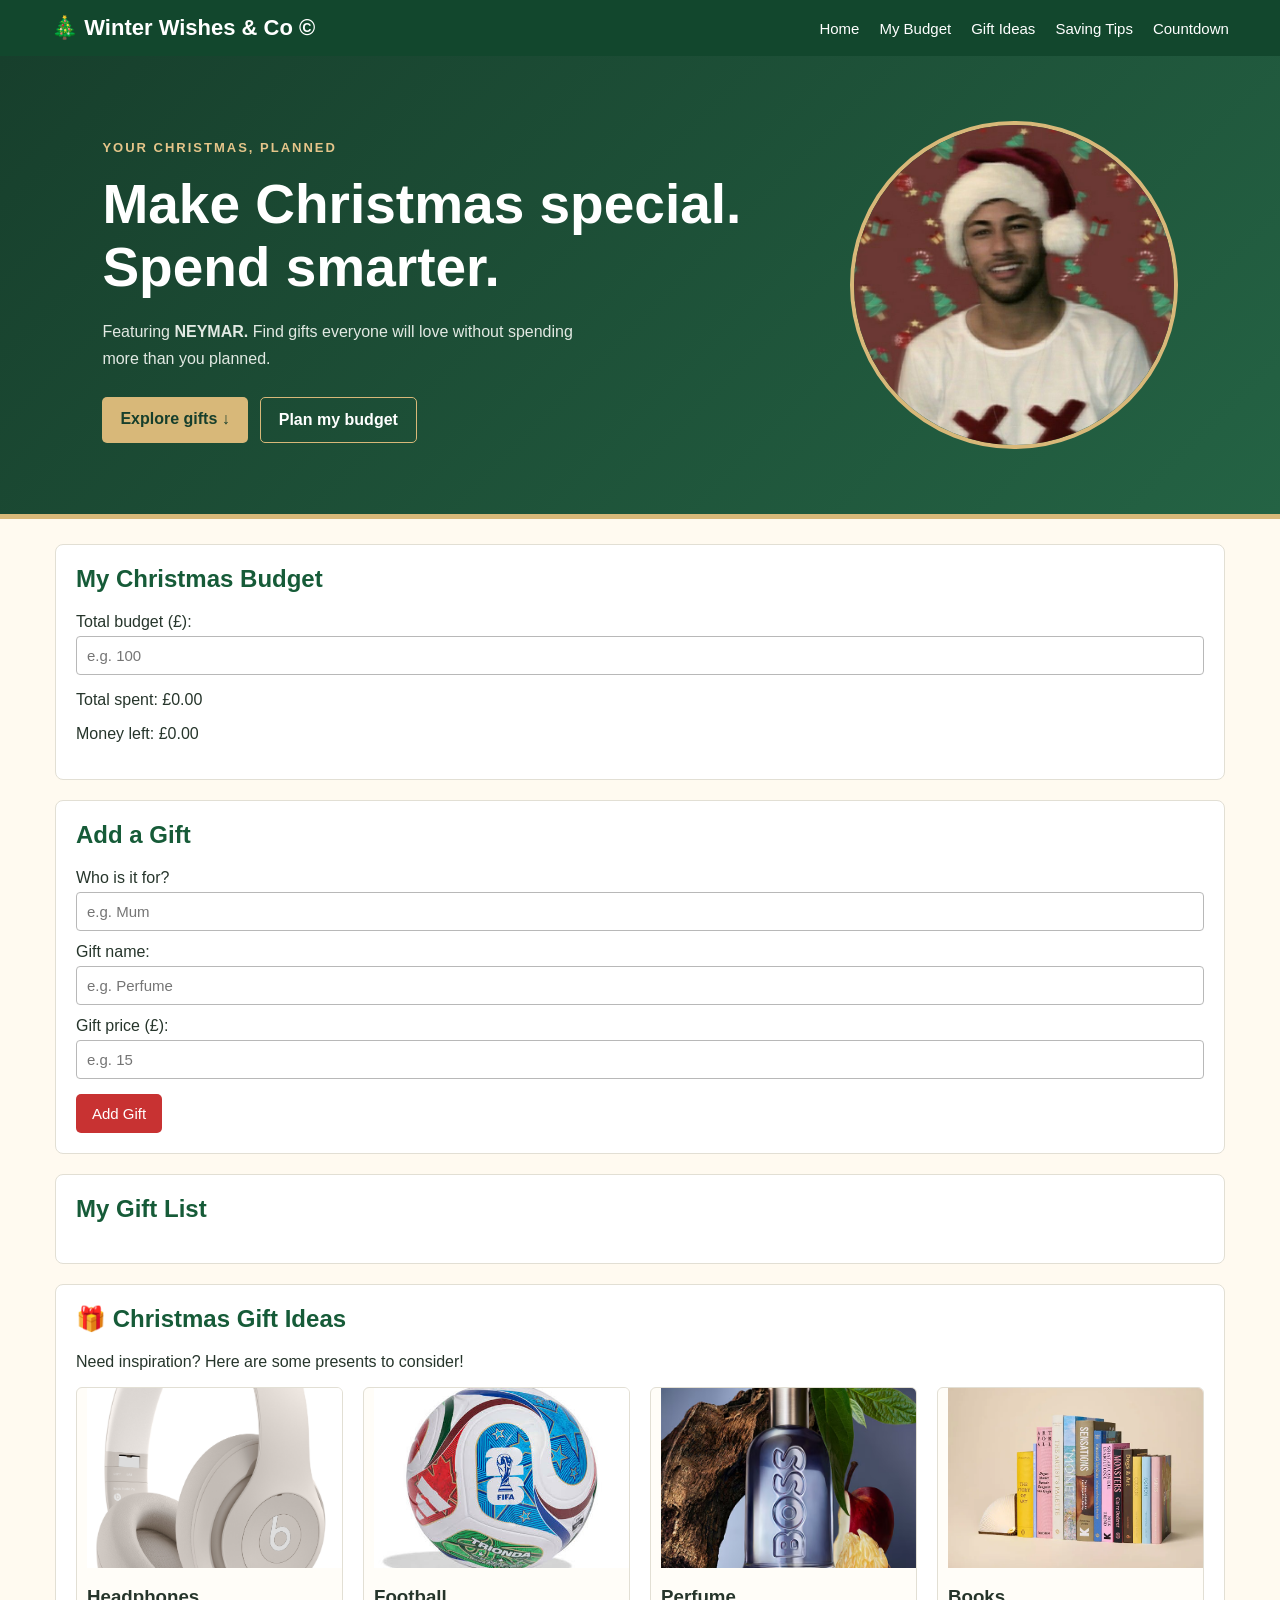
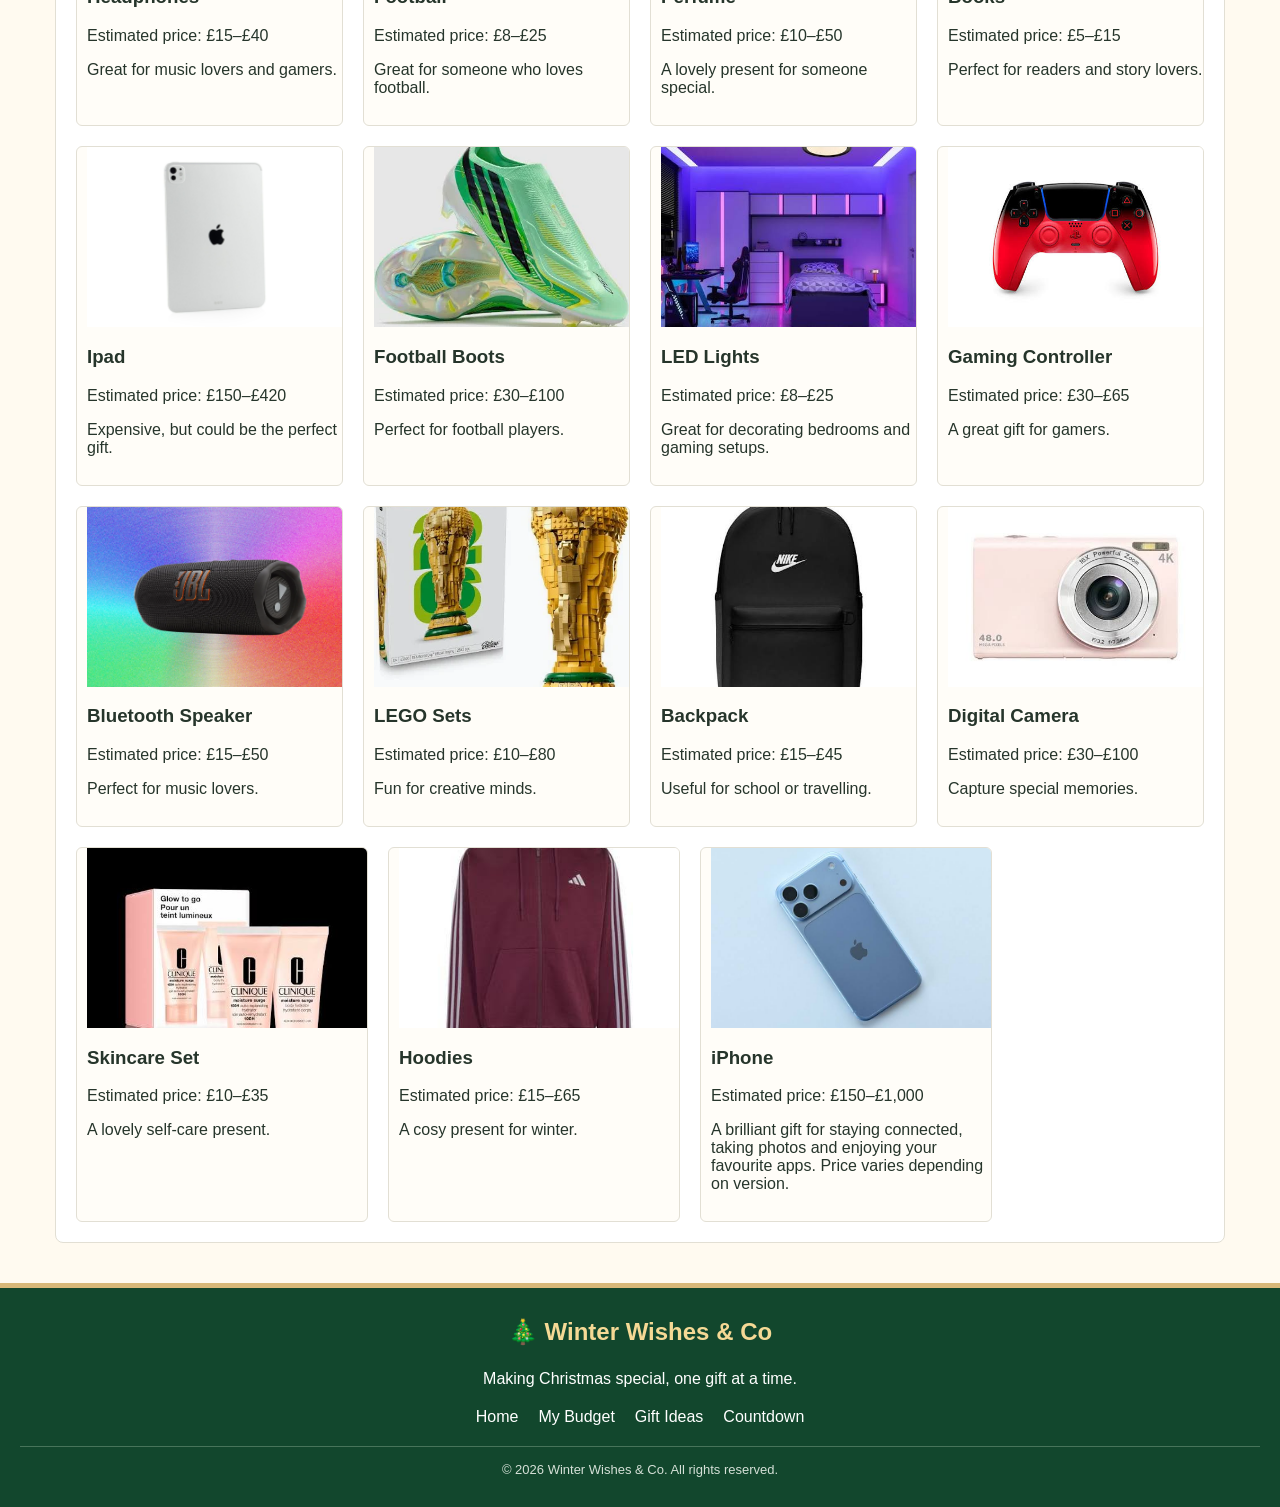
<file: index.html>
<!DOCTYPE html>
<html lang="en">

<head>
    <meta charset="UTF-8">
    <meta name="viewport" content="width=device-width, initial-scale=1.0">
    <title>Winter Wishes & Co</title>
    <link rel="stylesheet" href="style.css">
</head>

<body>

    <nav class="navbar">
        <div class="nav-logo">🎄 Winter Wishes & Co ©</div>

        <div class="nav-links">
            <a href="#home">Home</a>
            <a href="#budgetSection">My Budget</a>
            <a href="#giftIdeas">Gift Ideas</a>
            <a href="savingtips.html">Saving Tips</a>
            <a href="countdown.html">Countdown</a>
        </div>
    </nav>

    <!-- hero section -->

    <header id="home" class="hero">
        <div class="hero-content">
            <p class="hero-label">YOUR CHRISTMAS, PLANNED</p>

            <h1>Make Christmas special.<br>Spend smarter.</h1>

            <p class="hero-text">
                Featuring <b>NEYMAR.</b>
                Find gifts everyone will love without
                spending more than you planned.
            </p>

            <div class="hero-buttons">
                <a href="#giftIdeas" class="hero-button">
                    Explore gifts ↓
                </a>
                <a href="#budgetSection" class="hero-button secondary">
                    Plan my budget
                </a>
            </div>
        </div>

        <img src="neymar.jpg" alt="Neymar" class="neymar-image">
    </header>


    <!-- budget section -->
    <main>
        <section id="budgetSection">
            <h2>My Christmas Budget</h2>

            <label for="budget">Total budget (£):</label>
            <input type="number" id="budget" placeholder="e.g. 100" min="0" step="0.01">

            <p>Total spent: £<span id="spent">0.00</span></p>
            <p>Money left: £<span id="remaining">0.00</span></p>
        </section>

        <section>
            <h2>Add a Gift</h2>

            <label for="person">Who is it for?</label>
            <input type="text" id="person" placeholder="e.g. Mum">

            <label for="gift">Gift name:</label>
            <input type="text" id="gift" placeholder="e.g. Perfume">

            <label for="price">Gift price (£):</label>
            <input type="number" id="price" placeholder="e.g. 15" min="0" step="0.01">

            <button id="addGift" type="button">Add Gift</button>
        </section>

        <section>
            <h2>My Gift List</h2>
            <ul id="giftList"></ul>
        </section>

        <section id="giftIdeas">
            <h2>🎁 Christmas Gift Ideas</h2>
            <p>Need inspiration? Here are some presents to consider!</p>

            <div class="gift-gallery">

                <div class="gift-card">
                    <img src="headphones.jpeg" alt=" Headphones gift idea">
                    <h3>Headphones</h3>
                    <p>Estimated price: £15–£40</p>
                    <p>Great for music lovers and gamers.</p>
                </div>

                <div class="gift-card">
                    <img src="football.jpeg" alt=" Football gift idea">
                    <h3>Football</h3>
                    <p>Estimated price: £8–£25</p>
                    <p>Great for someone who loves football.</p>
                </div>

                <div class="gift-card">
                    <img src="perf.avif" alt=" Perfume gift idea">
                    <h3>Perfume</h3>
                    <p>Estimated price: £10–£50</p>
                    <p>A lovely present for someone special.</p>
                </div>

                <div class="gift-card">
                    <img src="book.webp" alt=" Book gift idea">
                    <h3>Books</h3>
                    <p>Estimated price: £5–£15</p>
                    <p>Perfect for readers and story lovers.</p>
                </div>

                <div class="gift-card">
                    <img src="ipad.jpg" alt="Ipad idea">
                    <h3> Ipad</h3>
                    <p>Estimated price: £150–£420</p>
                    <p>Expensive, but could be the perfect gift.</p>
                </div>

                <div class="gift-card">
                    <img src="football_boots.webp" alt="Football boots idea">
                    <h3> Football Boots </h3>
                    <p>Estimated price: £30–£100</p>
                    <p>Perfect for football players.</p>
                </div>

                <div class="gift-card">
                    <img src="led_lights.jpeg" alt="LED Lights idea">
                    <h3> LED Lights</h3>
                    <p>Estimated price: £8–£25</p>
                    <p>Great for decorating bedrooms and gaming setups.</p>
                </div>

                <div class="gift-card">
                    <img src="controller.jpeg" alt="Gaming Controller idea">
                    <h3>Gaming Controller</h3>
                    <p>Estimated price: £30–£65</p>
                    <p>A great gift for gamers.</p>
                </div>

                <div class="gift-card">
                    <img src="speaker.webp" alt="Bluetooth Speaker idea">
                    <h3>Bluetooth Speaker</h3>
                    <p>Estimated price: £15–£50</p>
                    <p>Perfect for music lovers.</p>
                </div>

                <div class="gift-card">
                    <img src="lego.webp" alt="LEGO Sets idea">
                    <h3>LEGO Sets</h3>
                    <p>Estimated price: £10–£80</p>
                    <p>Fun for creative minds.</p>
                </div>

                <div class="gift-card">
                    <img src="backpack.jpeg" alt="Backpack idea">
                    <h3>Backpack</h3>
                    <p>Estimated price: £15–£45</p>
                    <p>Useful for school or travelling.</p>
                </div>

                <div class="gift-card">
                    <img src="cam.jpeg" alt="Digital Camera idea">
                    <h3>Digital Camera</h3>
                    <p>Estimated price: £30–£100</p>
                    <p>Capture special memories.</p>
                </div>

                <div class="gift-card">
                    <img src="skincare.jpeg" alt="Skincare Set idea">
                    <h3>Skincare Set</h3>
                    <p>Estimated price: £10–£35</p>
                    <p>A lovely self-care present.</p>
                </div>

                <div class="gift-card">
                    <img src="hoodie.jpeg" alt="Hoodies idea">
                    <h3>Hoodies</h3>
                    <p>Estimated price: £15–£65</p>
                    <p>A cosy present for winter.</p>
                </div>

                <div class="gift-card">
                    <img src="iphone.jpeg" alt="iPhone idea">
                    <h3>iPhone</h3>
                    <p>Estimated price: £150–£1,000</p>
                    <p>A brilliant gift for staying connected, taking photos and enjoying your favourite apps. Price varies depending on version.</p>
                </div>

            </div>
        </section>

    </main>

    <footer class="footer">
        <h3>🎄 Winter Wishes & Co</h3>
        <p>Making Christmas special, one gift at a time.</p>

        <div class="footer-links">
            <a href="#home">Home</a>
            <a href="#budgetSection">My Budget</a>
            <a href="#giftIdeas">Gift Ideas</a>
            <a href="countdown.html">Countdown</a>
        </div>

        <p class="copyright">
            &copy; 2026 Winter Wishes & Co. All rights reserved.
        </p>
    </footer>

    <script src="script.js"></script>
</body>

</html>
</file>
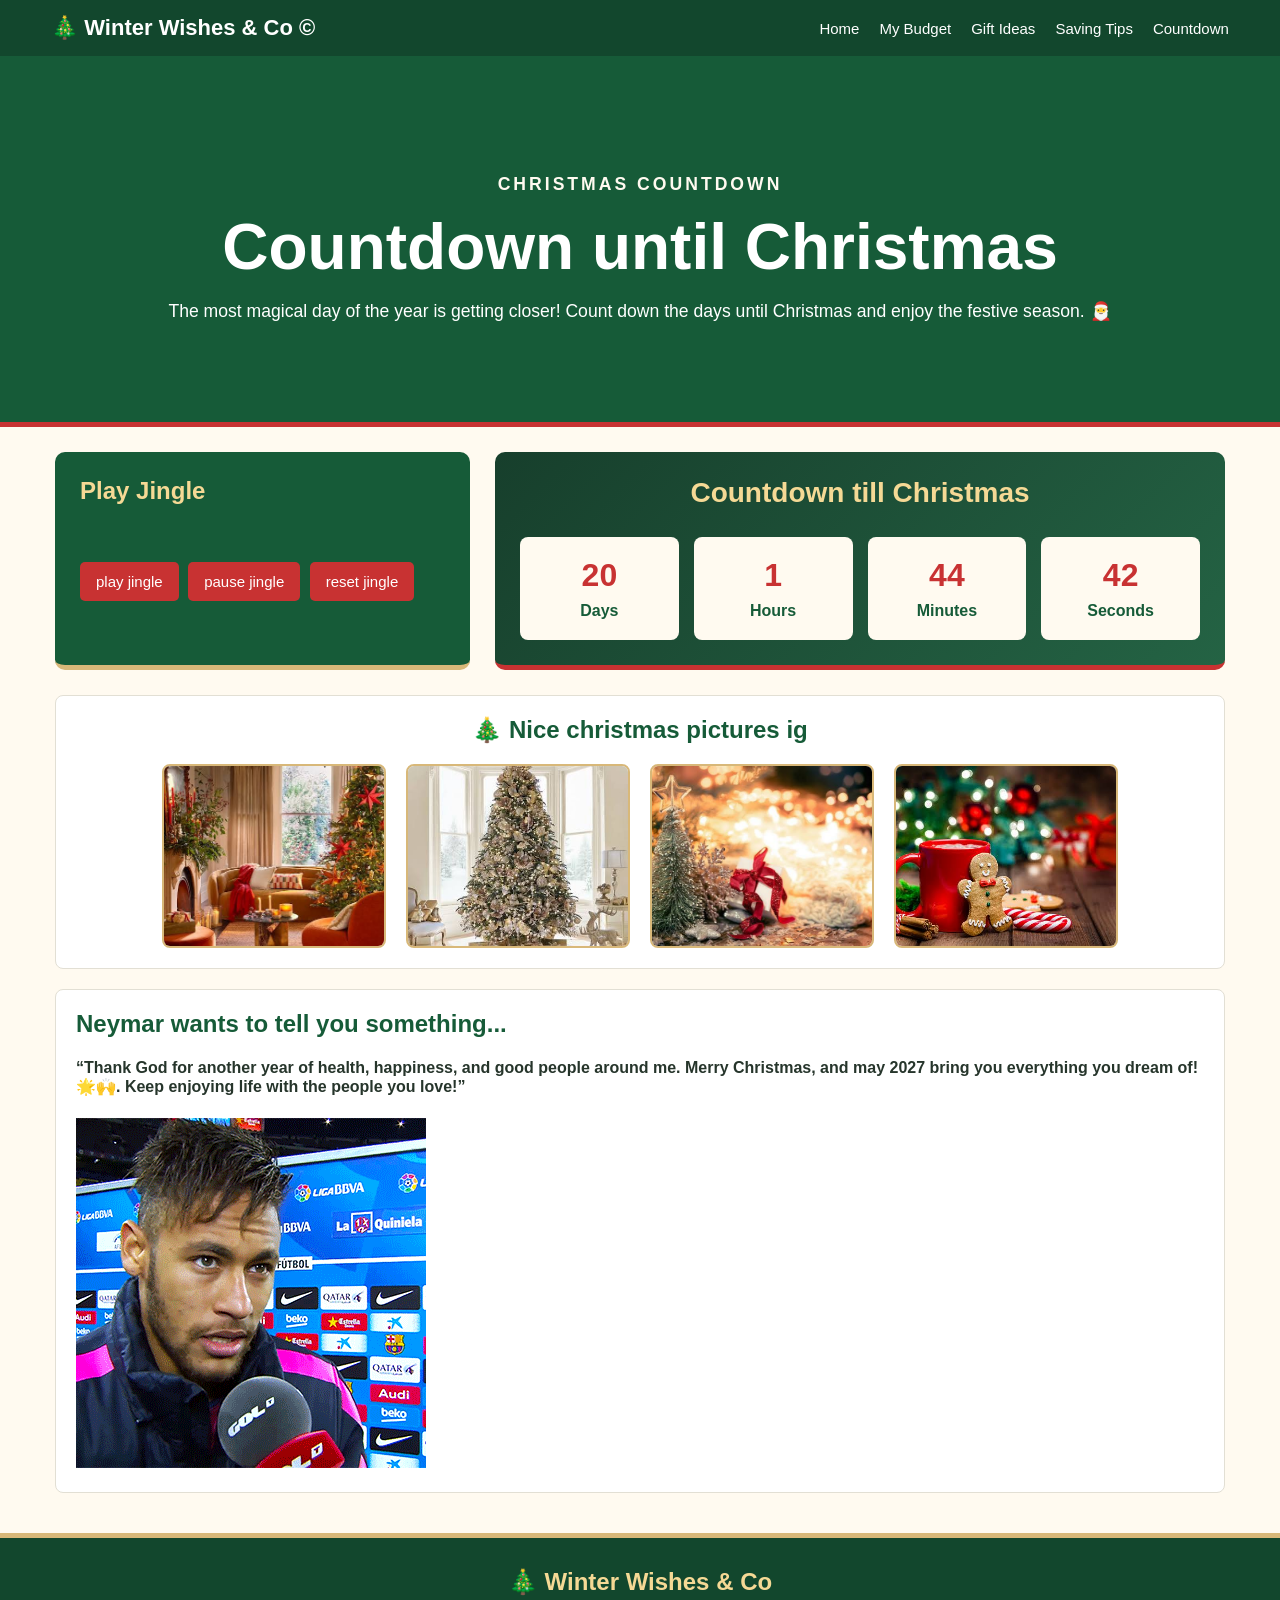
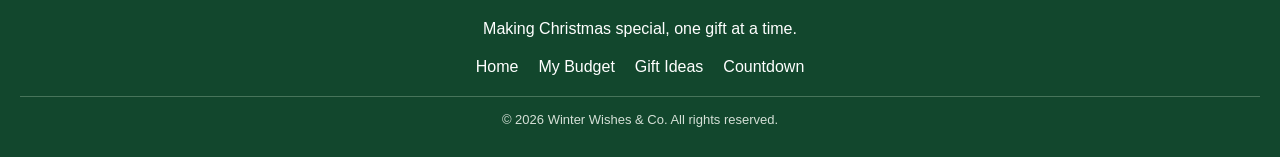
<file: countdown.html>
<!DOCTYPE html>
<html lang="en">

<head>
    <meta charset="UTF-8">
    <meta name="viewport" content="width=device-width, initial-scale=1.0">
    <title>Christmas Countdown | Winter Wishes & Co</title>
    <link rel="stylesheet" href="style.css">
    <link rel="stylesheet" href="savingtips.css">
</head>

<body>

    <nav class="navbar">
        <div class="nav-logo">🎄 Winter Wishes & Co ©</div>

        <div class="nav-links">
            <a href="index.html">Home</a>
            <a href="index.html#budgetSection">My Budget</a>
            <a href="index.html#giftIdeas">Gift Ideas</a>
            <a href="savingtips.html">Saving Tips</a>
            <a href="countdown.html">Countdown</a>
        </div>
    </nav>

    <header class="saving-hero">
        <p class="section-label">CHRISTMAS COUNTDOWN</p>
        <h1>Countdown until Christmas</h1>
        <p>The most magical day of the year is getting closer! Count down the days until Christmas and enjoy the festive season. 🎅</p>
    </header>
    <main>
        <div class="card">
            <div class="jingle">
                <h3>Play Jingle</h3>
                <audio id="jingle" src="Jingle Bells.mp3" preload="auto"></audio>
                <br>
                <button type="button" onclick="document.getElementById('jingle').play()">play jingle</button>
                <button type="button" onclick="document.getElementById('jingle').pause()">pause jingle</button>
                <button type="button"
                    onclick="document.getElementById('jingle').pause(); document.getElementById('jingle').currentTime = 0;">reset
                    jingle</button>
            </div>

            <div class="countdown-div">
                <h3>Countdown till Christmas</h3>
                <div class="countdown">
                    <p><span id="days"></span> Days</p>
                    <p><span id="hours"></span> Hours</p>
                    <p><span id="minutes"></span> Minutes</p>
                    <p><span id="seconds"></span> Seconds</p>
                </div>
            </div>
        </div>

        <section class="christmas-images">
            <h2>🎄 Nice christmas pictures ig</h2>

            <div class="countdown-gallery">
                <img src="c_image1.jpeg" alt="Christmas image 1">
                <img src="c_image2.jpeg" alt="Christmas image 2">
                <img src="c_image3.jpeg" alt="Christmas image 3">
                <img src="c_image4.jpeg" alt="Christmas image 4">
            </div>
        </section>
        <section class="neymar-chat">
            <h2>Neymar wants to tell you something...</h2>
            <h4>“Thank God for another year of health, happiness, and good people around me. Merry Christmas, and may
                2027 bring you everything you dream of! 🌟🙌. Keep enjoying life with the people you love!”</h4>

            <div class="neymar-interview">
                <img src="neymar-interview.gif">
            </div>

        </section>
    </main>
    <footer class="footer">
        <h3>🎄 Winter Wishes & Co</h3>
        <p>Making Christmas special, one gift at a time.</p>

        <div class="footer-links">
            <a href="#home">Home</a>
            <a href="#budgetSection">My Budget</a>
            <a href="#giftIdeas">Gift Ideas</a>
            <a href="countdown.html">Countdown</a>
        </div>

        <p class="copyright">
            &copy; 2026 Winter Wishes & Co. All rights reserved.
        </p>
    </footer>
    <script src="countdown.js"></script>
</body>

</html>
</file>
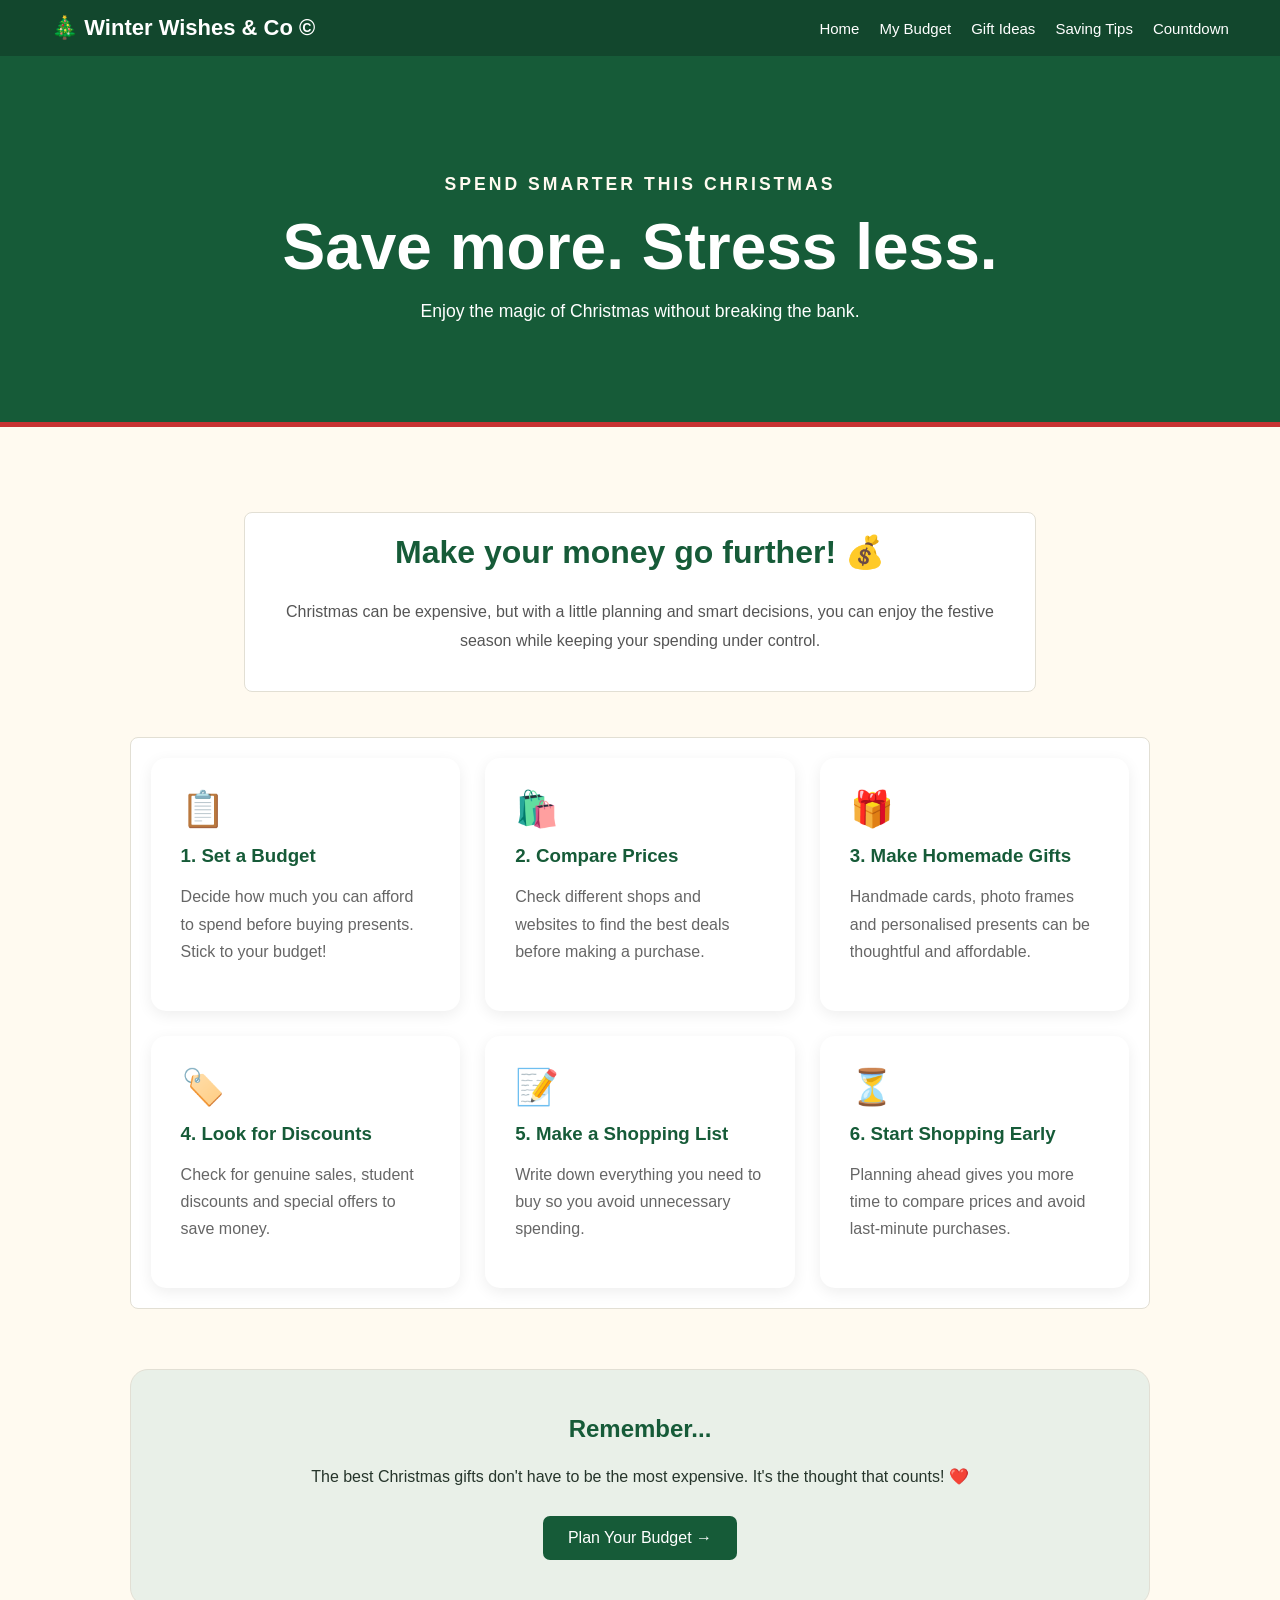
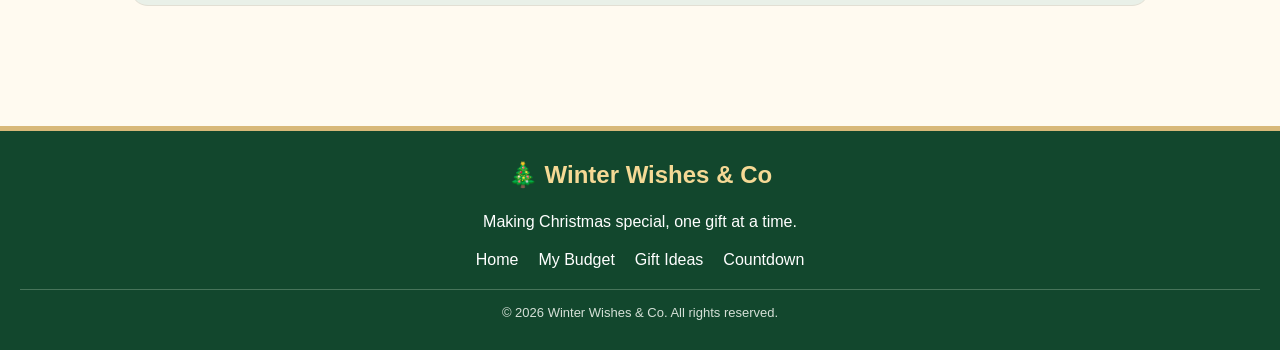
<file: savingtips.html>
<!DOCTYPE html>
<html lang="en">

<head>
    <meta charset="UTF-8">
    <meta name="viewport" content="width=device-width, initial-scale=1.0">
    <meta name="description" content="Discover smart ways to save money this Christmas with Winter Wishes & Co.">
    <title>Saving Tips | Winter Wishes & Co</title>
    <link rel="stylesheet" href="style.css">
    <link rel="stylesheet" href="savingtips.css">
</head>

<body>

    <nav class="navbar">
        <div class="nav-logo">🎄 Winter Wishes & Co ©</div>

        <div class="nav-links">
            <a href="index.html">Home</a>
            <a href="index.html#budgetSection">My Budget</a>
            <a href="index.html#giftIdeas">Gift Ideas</a>
            <a href="savingtips.html">Saving Tips</a>
            <a href="countdown.html">Countdown</a>
        </div>
    </nav>

    <header class="saving-hero">
        <p class="section-label">SPEND SMARTER THIS CHRISTMAS</p>
        <h1>Save more. Stress less.</h1>
        <p>Enjoy the magic of Christmas without breaking the bank.</p>
    </header>

    <main class="saving-container">

        <section class="saving-intro">
            <h2>Make your money go further! 💰</h2>
            <p>
                Christmas can be expensive, but with a little planning
                and smart decisions, you can enjoy the festive season
                while keeping your spending under control.
            </p>
        </section>

        <section class="saving-grid">

            <div class="saving-card">
                <span>📋</span>
                <h3>1. Set a Budget</h3>
                <p>Decide how much you can afford to spend before buying presents. Stick to your budget!</p>
            </div>

            <div class="saving-card">
                <span>🛍️</span>
                <h3>2. Compare Prices</h3>
                <p>Check different shops and websites to find the best deals before making a purchase.</p>
            </div>

            <div class="saving-card">
                <span>🎁</span>
                <h3>3. Make Homemade Gifts</h3>
                <p>Handmade cards, photo frames and personalised presents can be thoughtful and affordable.</p>
            </div>

            <div class="saving-card">
                <span>🏷️</span>
                <h3>4. Look for Discounts</h3>
                <p>Check for genuine sales, student discounts and special offers to save money.</p>
            </div>

            <div class="saving-card">
                <span>📝</span>
                <h3>5. Make a Shopping List</h3>
                <p>Write down everything you need to buy so you avoid unnecessary spending.</p>
            </div>

            <div class="saving-card">
                <span>⏳</span>
                <h3>6. Start Shopping Early</h3>
                <p>Planning ahead gives you more time to compare prices and avoid last-minute purchases.</p>
            </div>

        </section>

        <section class="saving-reminder">
            <h2>Remember...</h2>
            <p>The best Christmas gifts don't have to be the most expensive. It's the thought that counts! ❤️</p>
            <a href="index.html#budgetSection">Plan Your Budget →</a>
        </section>

    </main>

    <footer class="footer">
        <h3>🎄 Winter Wishes & Co</h3>
        <p>Making Christmas special, one gift at a time.</p>

        <div class="footer-links">
            <a href="index.html">Home</a>
            <a href="index.html#budgetSection">My Budget</a>
            <a href="index.html#giftIdeas">Gift Ideas</a>
            <a href="countdown.html">Countdown</a>
        </div>

        <p class="copyright">
            &copy; 2026 Winter Wishes & Co. All rights reserved.
        </p>
    </footer>

</body>
</html>
</file>
<file: style.css>
/* main page */
body {
    font-family: Arial, sans-serif;
    background-color: #fffaf0;
    color: #26352b;
    margin: 0;
}

/* website headerr */
header {
    background-color: #165b38;
    color: white;
    text-align: center;
    padding: 25px;
    border-bottom: 5px solid #c83232;
}

header h1 {
    margin: 0;
    font-size: 32px;
}

header p {
    margin-bottom: 0;
}

/* main stuff */
main {
    max-width: 1200px;
    width: 95%;
    box-sizing: border-box;
    margin: 25px auto;
    padding: 0 15px;
}

/* sectionss */
section {
    background-color: white;
    padding: 20px;
    margin-bottom: 20px;
    border: 1px solid #e2dfd4;
    border-radius: 8px;
}

h2 {
    color: #165b38;
    margin-top: 0;
}

/* form labelssss */
label {
    display: block;
    margin-top: 12px;
    margin-bottom: 5px;
}

/* Where they input text */
input {
    width: 100%;
    box-sizing: border-box;
    padding: 10px;
    border: 1px solid #b8b8b8;
    border-radius: 4px;
    font-size: 15px;
}

/* BUttONS */
button {
    background-color: #c83232;
    color: white;
    border: none;
    padding: 11px 16px;
    margin-top: 15px;
    border-radius: 5px;
    cursor: pointer;
    font-size: 15px;
}

button:hover {
    background-color: #a52222;
}

/* Gift list */
li {
    padding: 20px;
    margin-bottom: 8px;
    background-color: #f3f7f0;
    border-left: 4px solid #165b38;
    border-radius: 4px;
}

/* chrima gift gallery */

.gift-gallery {
    display: flex;
    flex-wrap: wrap;
    gap: 20px;
    justify-content: flex-start;
}

.gift-card {
    flex: 1 1 220px;
    min-width: 0;
    max-width: 280px;
    border: 1px solid #e2dfd4;
    border-radius: 6px;
    overflow: hidden;
    background-color: #fffdf8;
    padding-bottom: 12px;
    padding-left: 10px;
}

/* gift imagessss */
.gift-card img {
    display: block;
    width: 100%;
    height: 180px;
    object-fit: cover;
}

/* nav bar */
.navbar {
    background-color: #12472d;
    color: white;
    padding: 15px 4%;
    display: flex;
    justify-content: space-between;
    align-items: center;
    gap: 20px;
    flex-wrap: wrap;
}

.nav-logo {
    font-size: 22px;
    font-weight: bold;
}

.nav-links {
    display: flex;
    gap: 20px;
    flex-wrap: wrap;
}

.nav-links a {
    color: white;
    text-decoration: none;
    font-size: 15px;
}

.nav-links a:hover {
    color: #ffb3b3;
    text-decoration: underline;
}

html {
    scroll-behavior: smooth;
}

.hero {
    background: linear-gradient(135deg, #173f2c, #246344);
    color: white;
    text-align: left;
    padding: 65px 8%;
    border-bottom: 5px solid #d8b879;
}

.hero-label {
    color: #e5c58a;
    font-size: 13px;
    font-weight: bold;
    letter-spacing: 2px;
}

.hero h1 {
    color: white;
    font-size: clamp(32px, 5vw, 55px);
    line-height: 1.15;
    margin: 18px 0;
}

.hero-text {
    max-width: 480px;
    line-height: 1.7;
    color: #e2e9e3;
}

.hero-buttons {
    display: flex;
    flex-wrap: wrap;
    gap: 12px;
    margin-top: 25px;
}

.hero-button {
    display: inline-block;
    background: #d8b879;
    color: #173f2c;
    padding: 13px 18px;
    border-radius: 5px;
    text-decoration: none;
    font-weight: bold;
}

.hero-button.secondary {
    background: transparent;
    color: white;
    border: 1px solid #d8b879;
}

.hero-button:hover {
    opacity: 0.85;
}


/* countdown page */
.card {
    display: flex;
    flex-wrap: wrap;
    gap: 25px;
    align-items: stretch;
    margin: 25px auto;
}

/* jingle bells */
.jingle {
    flex: 1 1 250px;
    background-color: #165b38;
    color: white;
    padding: 25px;
    border-radius: 10px;
    border-bottom: 5px solid #d8b879;
    box-sizing: border-box;
}

.jingle h3 {
    color: #f5d995;
    font-size: 24px;
    margin-top: 0;
}

.jingle button {
    margin-right: 5px;
    margin-bottom: 5px;
}

/* countdown timer */
.countdown-div {
    flex: 2 1 400px;
    background: linear-gradient(135deg, #173f2c, #246344);
    color: white;
    padding: 25px;
    border-radius: 10px;
    border-bottom: 5px solid #c83232;
    box-sizing: border-box;
}

.countdown-div h3 {
    color: #f5d995;
    font-size: 28px;
    text-align: center;
    margin-top: 0;
}

/* countdown numbers */
.countdown {
    display: flex;
    flex-wrap: wrap;
    justify-content: center;
    gap: 15px;
    text-align: center;
}

.countdown p {
    flex: 1 1 100px;
    background-color: #fffaf0;
    color: #165b38;
    padding: 20px 10px;
    margin: 0;
    border-radius: 8px;
    font-weight: bold;
}

/* countdown number display */
.countdown span {
    display: block;
    font-size: 32px;
    color: #c83232;
    margin-bottom: 8px;
}
/* countdown images */
.christmas-images {
    width: 100%;
    box-sizing: border-box;
}

.christmas-images h2 {
    text-align: center;
}

.countdown-gallery {
    display: flex;
    flex-wrap: wrap;
    justify-content: center;
    gap: 20px;
}

.countdown-gallery img {
    width: 220px;
    height: 180px;
    object-fit: cover;
    border-radius: 8px;
    border: 2px solid #d8b879;
}


/* hero layout */
.hero {
    display: flex;
    justify-content: space-between;
    align-items: center;
    gap: 40px;
}

.hero-content {
    flex: 1;
}


/* hero layout */
.hero {
    display: flex;
    flex-direction: row;
    justify-content: space-between;
    align-items: center;
    gap: 40px;
    text-align: left;
}

.hero-content {
    flex: 1;
    min-width: 0;
}

.hero-content h1 {
    font-size: clamp(32px, 5vw, 55px);
    line-height: 1.15;
    margin: 18px 0;
}

.hero-content .hero-text {
    max-width: 480px;
}


/* neymar circle image */
.neymar-image {
    width: 320px;
    height: 320px;
    object-fit: cover;
    border-radius: 50%;
    border: 4px solid #d8b879;
    flex-shrink: 0;
}

/* make it work on phones */
@media (max-width: 600px) {
    .hero {
        gap: 20px;
        padding: 35px 6%;
    }

    .neymar-image {
        width: 110px;
        height: 110px;
    }
}

/* website footerrrrrr */
.footer {
    background-color: #12472d;
    color: white;
    text-align: center;
    padding: 30px 20px;
    margin-top: 40px;
    border-top: 5px solid #d8b879;
}

.footer h3 {
    color: #f5d995;
    margin-top: 0;
    font-size: 24px;
}

.footer p {
    margin: 12px 0;
}

.footer-links {
    display: flex;
    justify-content: center;
    flex-wrap: wrap;
    gap: 20px;
    margin: 20px 0;
}

.footer-links a {
    color: white;
    text-decoration: none;
}

.footer-links a:hover {
    color: #f5d995;
    text-decoration: underline;
}

.footer .copyright {
    font-size: 13px;
    color: #d5e0d7;
    border-top: 1px solid #47745a;
    padding-top: 15px;
    margin-bottom: 0;
}
</file>
<file: savingtips.css>
/* SAVING TIPS HERO */

.saving-hero {
    padding: 100px 7%;
    text-align: center;
    background: #165b38;
    color: white;
}

.saving-hero .section-label {
    color: #fffaf0;
    letter-spacing: 3px;
    font-weight: bold;
}

.saving-hero h1 {
    font-size: clamp(2.5rem, 5vw, 4rem);
    margin: 15px 0;
}

.saving-hero p {
    font-size: 1.1rem;
}

/* MAIN CONTENT */

.saving-container {
    padding: 60px 7%;
    background: #fffaf0;
}

.saving-intro {
    text-align: center;
    max-width: 750px;
    margin: 0 auto 45px;
}

.saving-intro h2 {
    color: #165b38;
    font-size: 2rem;
}

.saving-intro p {
    line-height: 1.8;
    color: #555;
}

/* SAVING CARDS */

.saving-grid {
    display: grid;
    grid-template-columns: repeat(auto-fit, minmax(240px, 1fr));
    gap: 25px;
}

.saving-card {
    background: white;
    padding: 30px;
    border-radius: 15px;
    box-shadow: 0 4px 15px rgba(0, 0, 0, 0.07);
    transition: transform 0.3s ease, box-shadow 0.3s ease;
}

.saving-card:hover {
    transform: translateY(-7px);
    box-shadow: 0 8px 22px rgba(0, 0, 0, 0.12);
}

.saving-card span {
    font-size: 2.2rem;
}

.saving-card h3 {
    color: #165b38;
    margin: 15px 0 10px;
}

.saving-card p {
    color: #666;
    line-height: 1.7;
}

/* REMINDER */

.saving-reminder {
    margin-top: 60px;
    padding: 45px 25px;
    text-align: center;
    background: #e9f0e8;
    border-radius: 18px;
}

.saving-reminder h2 {
    color: #165b38;
}

.saving-reminder p {
    line-height: 1.7;
    margin-bottom: 25px;
}

.saving-reminder a {
    display: inline-block;
    padding: 13px 25px;
    background: #165b38;
    color: white;
    text-decoration: none;
    border-radius: 7px;
}

.saving-reminder a:hover {
    background: #26352b;
}
</file>
